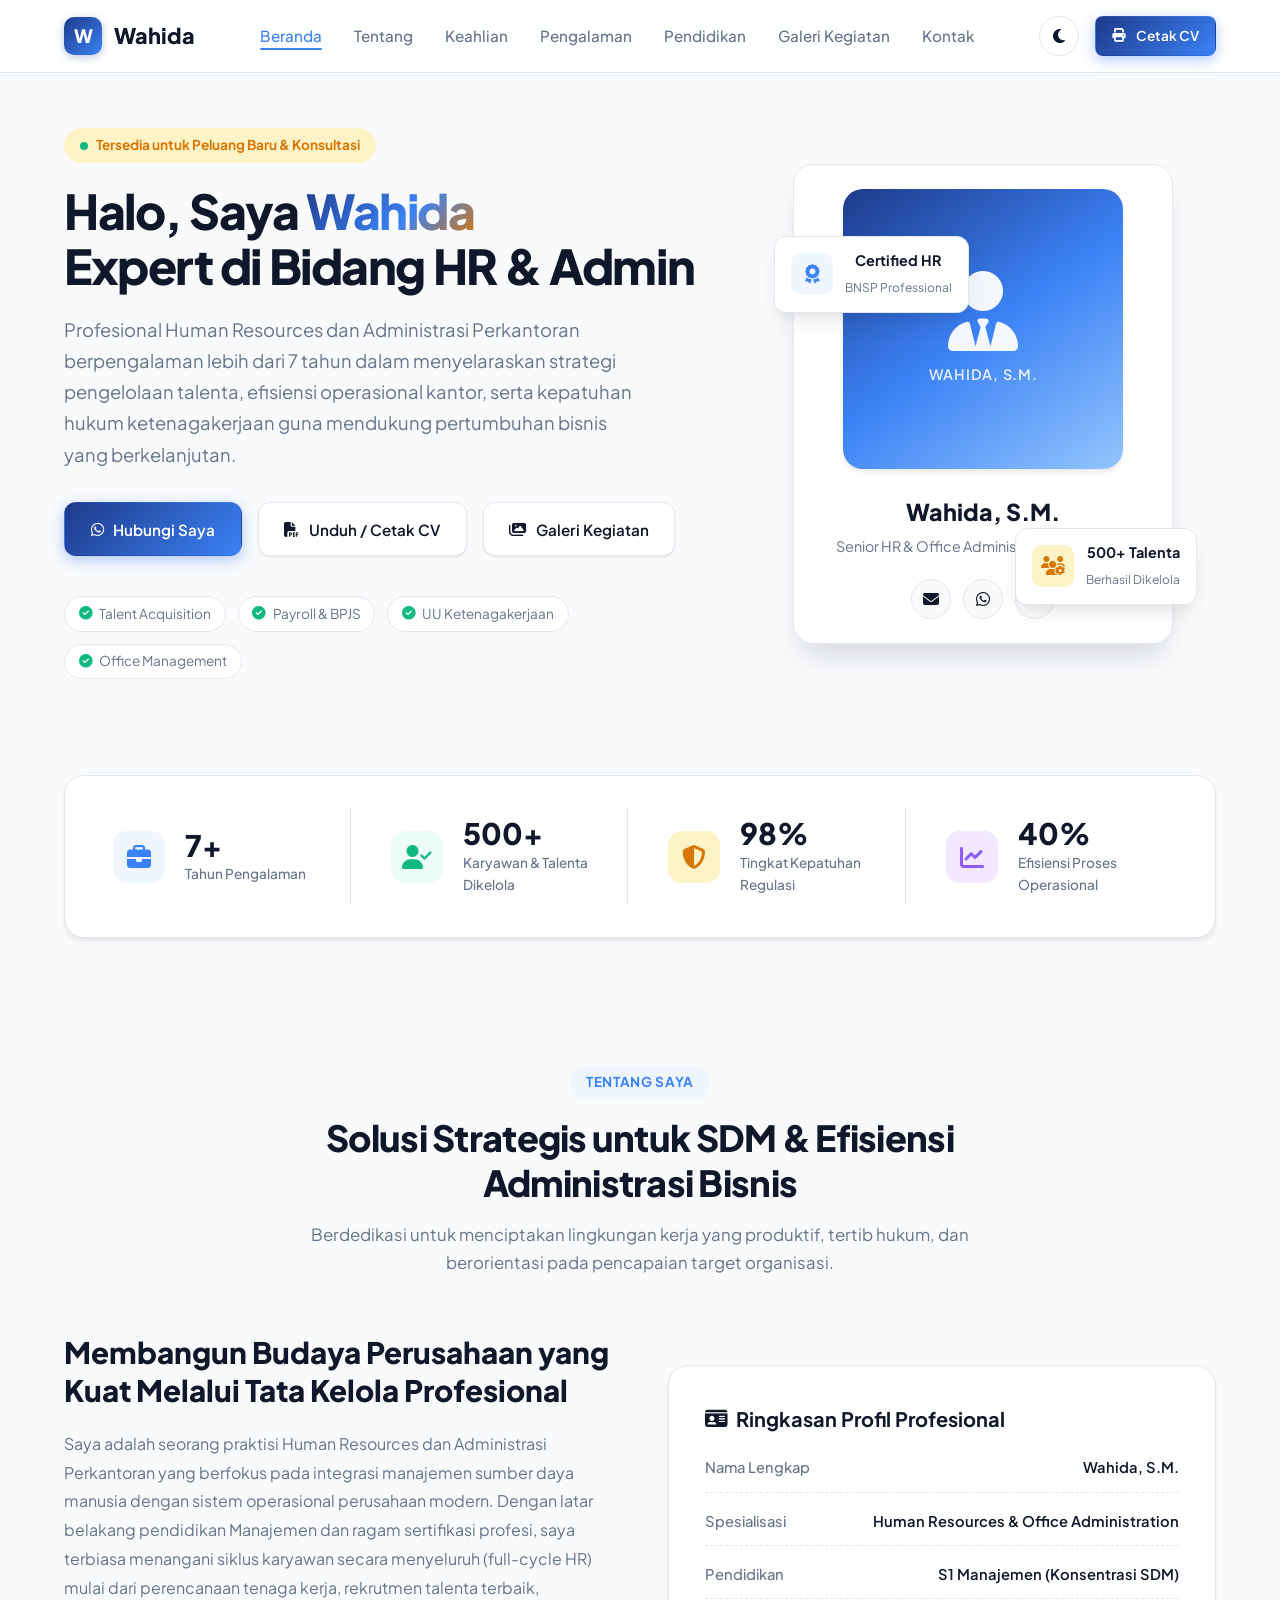
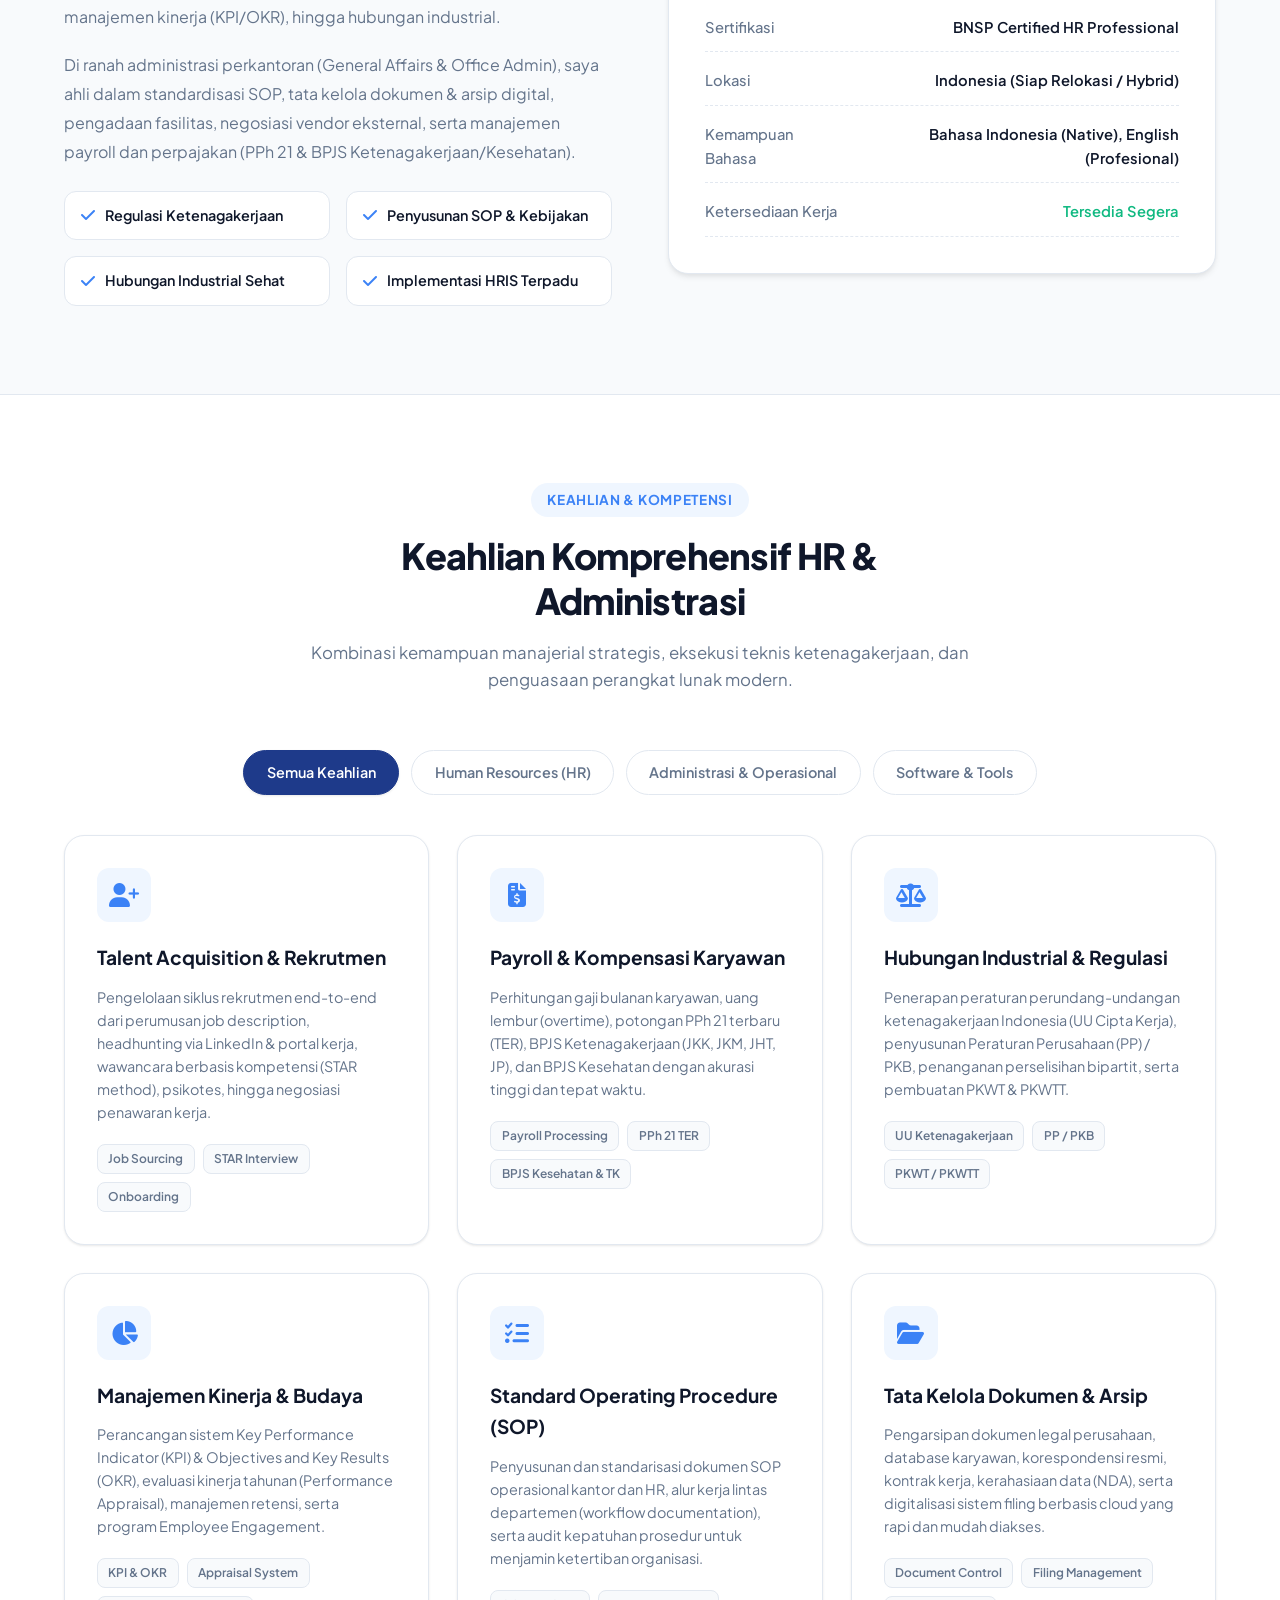
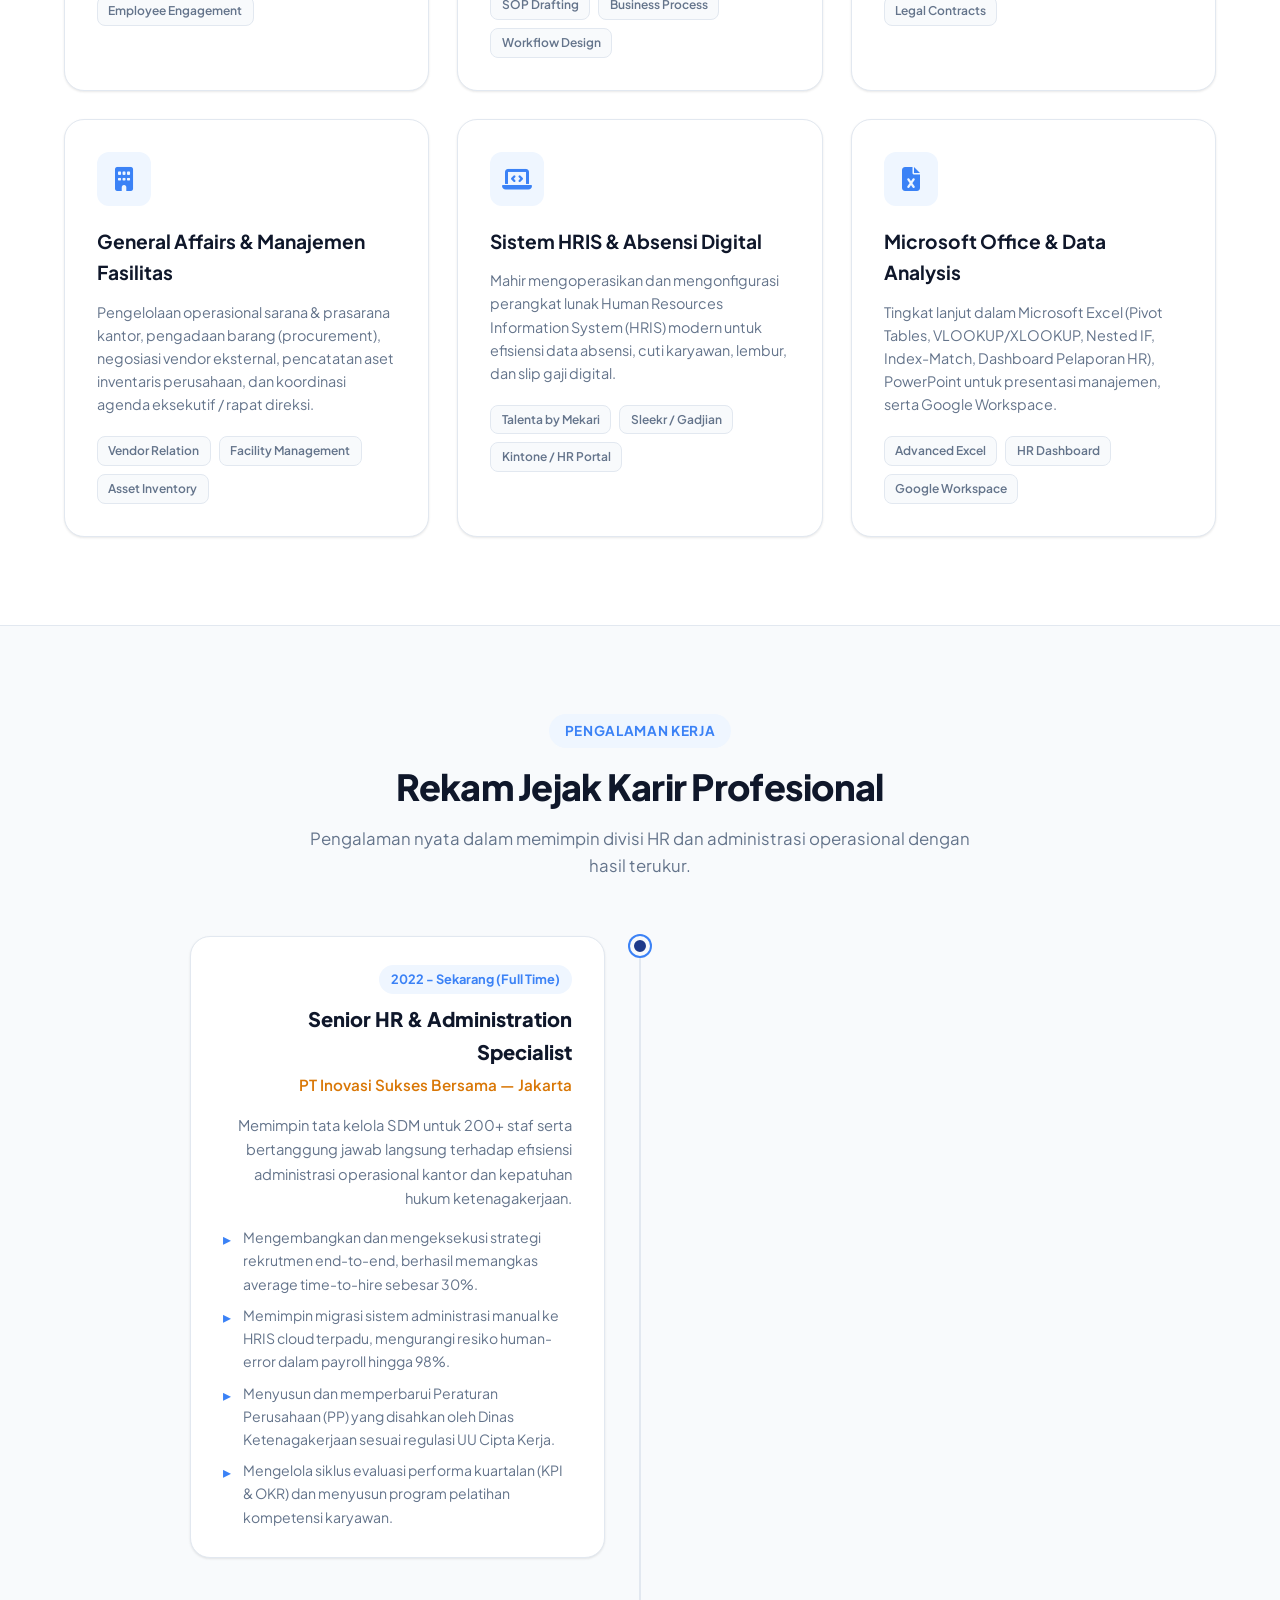
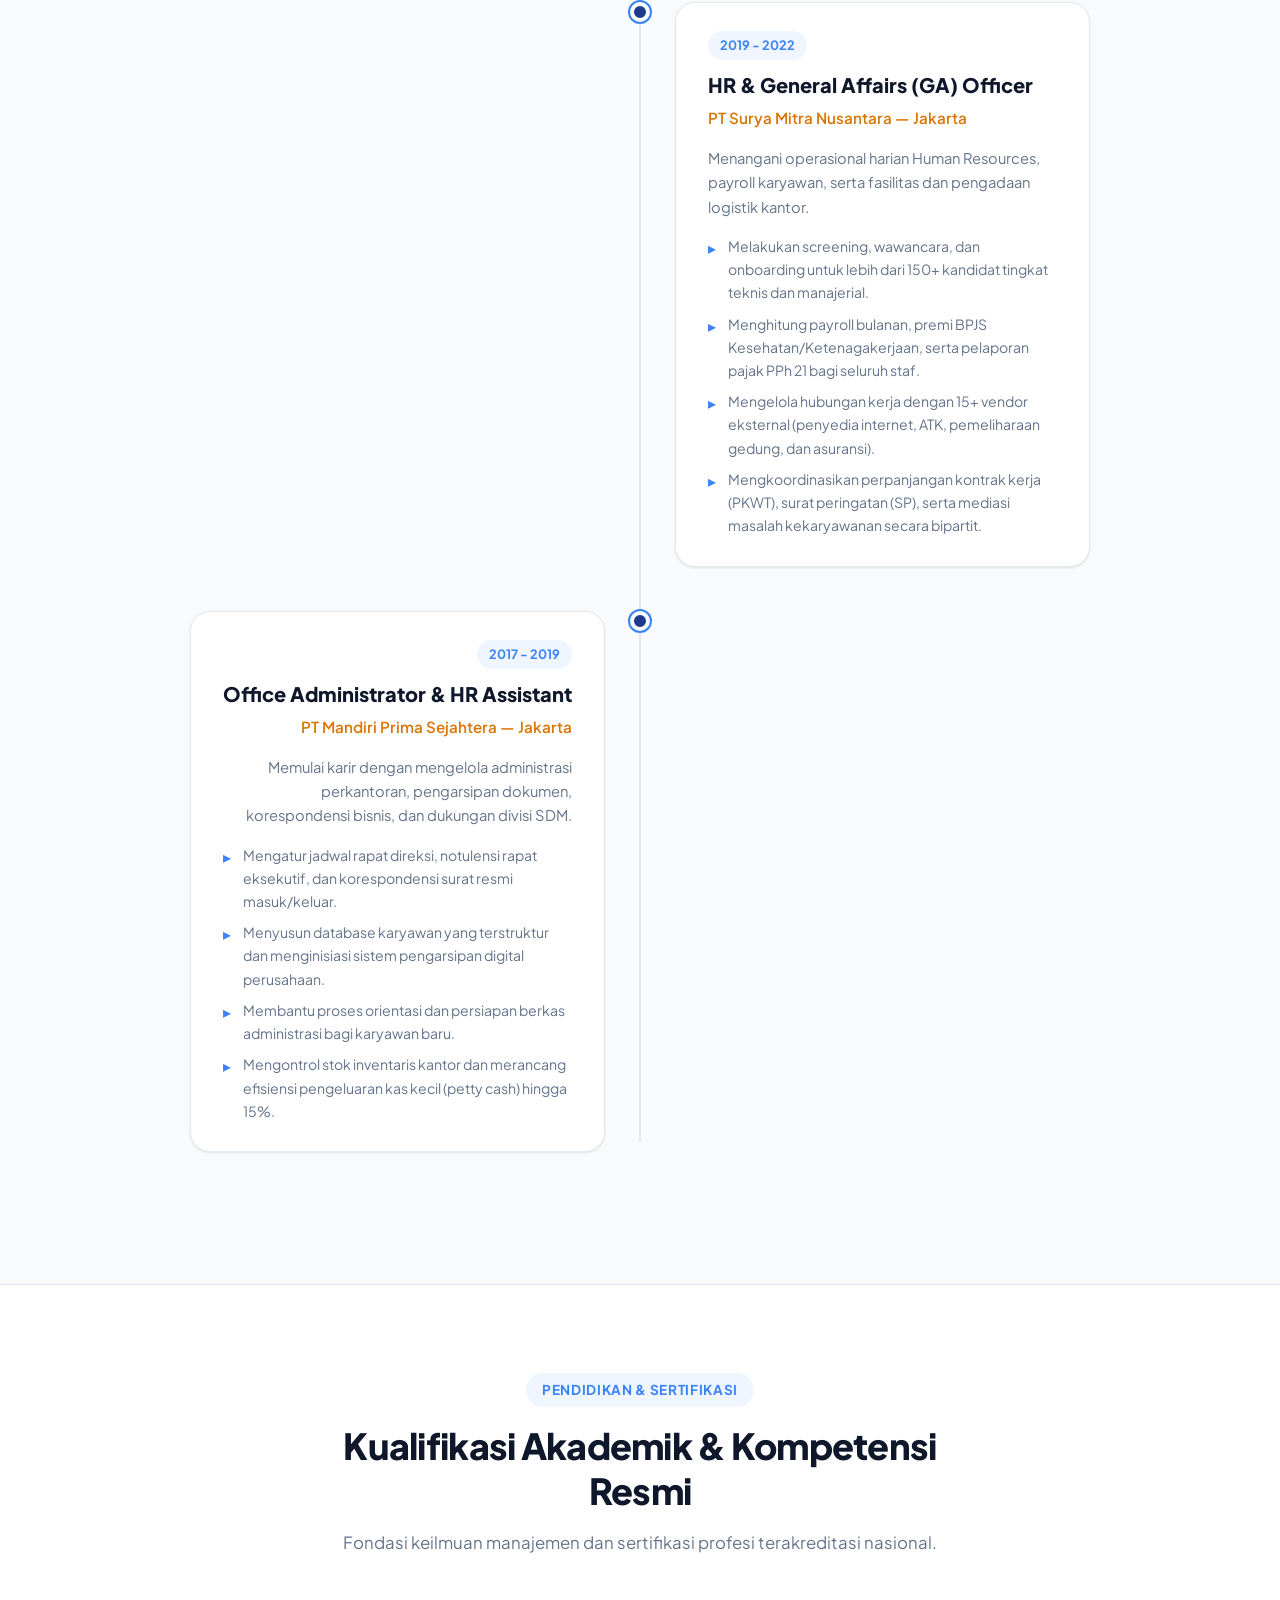
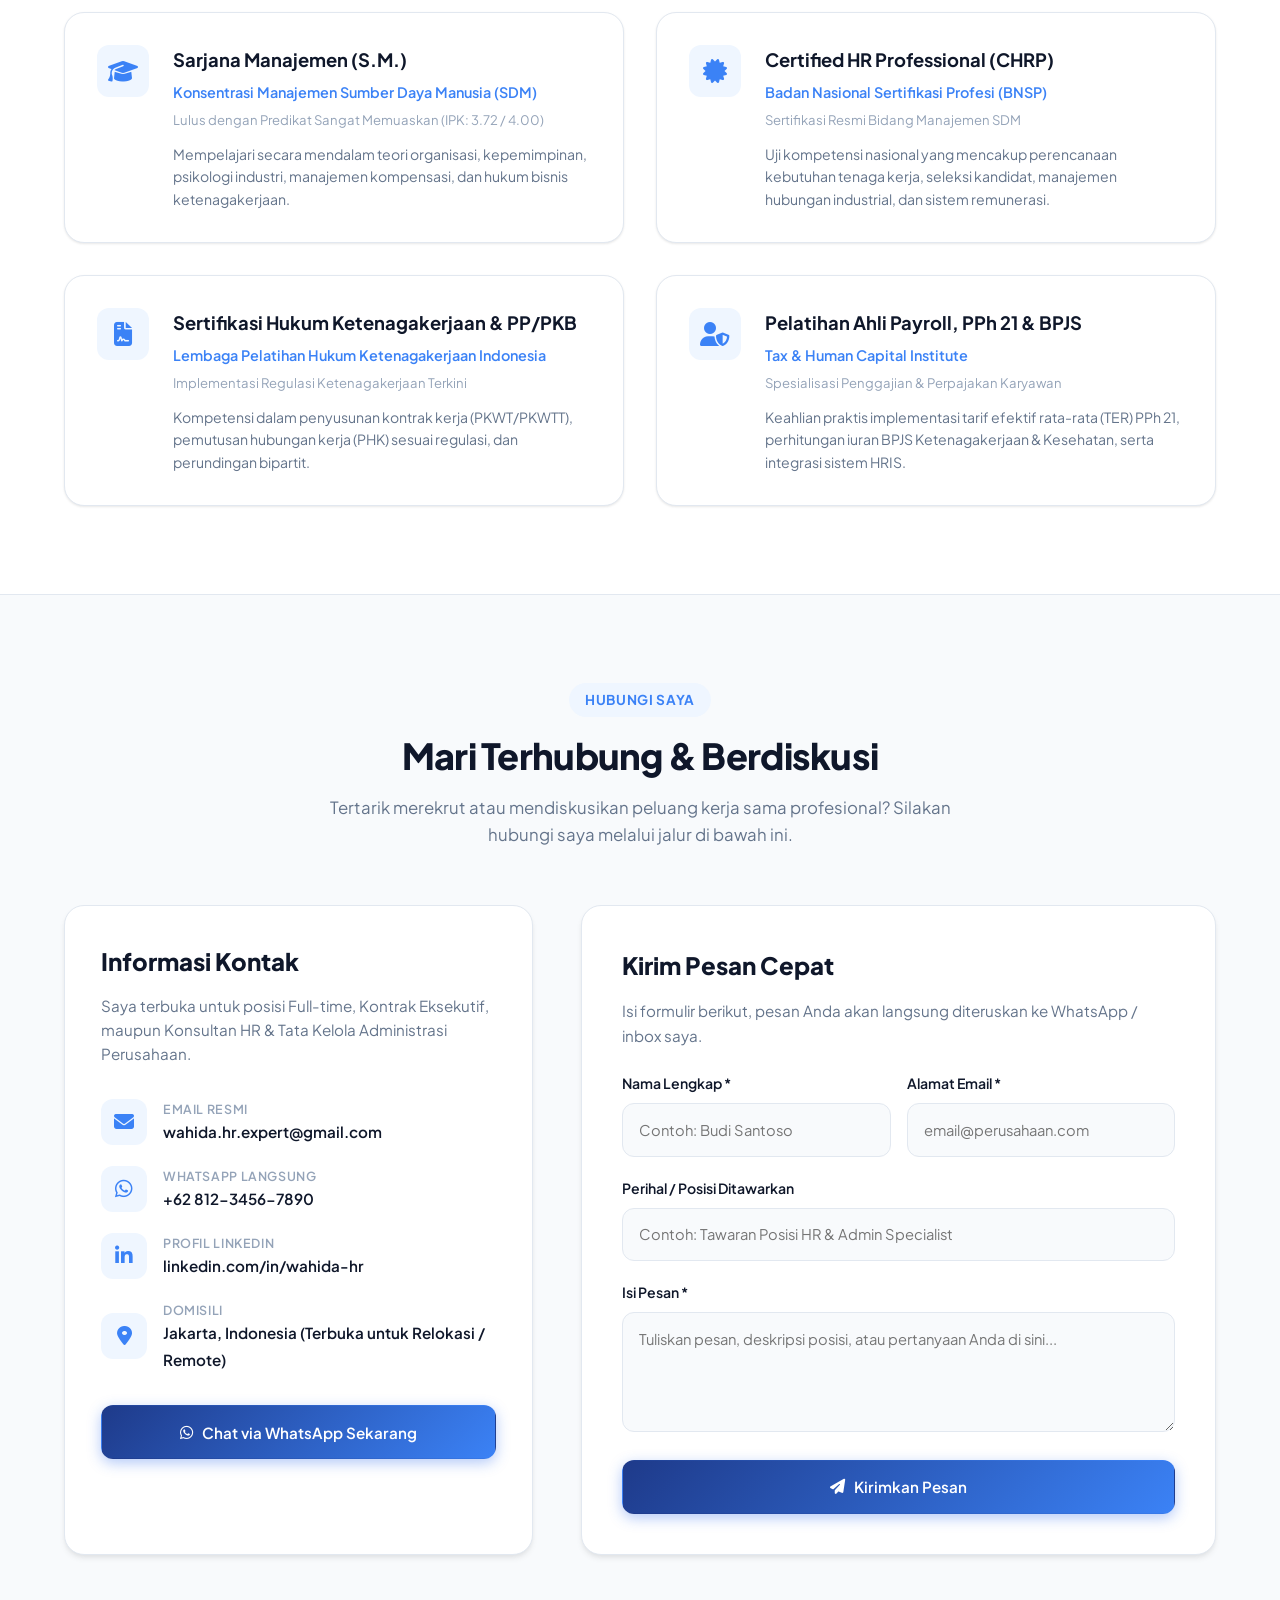
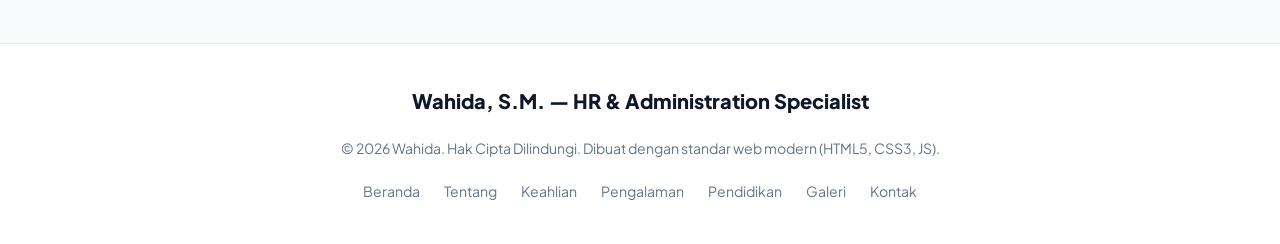
<file: index.html>
<!DOCTYPE html>
<html lang="id">
<head>
  <meta charset="UTF-8">
  <meta name="viewport" content="width=device-width, initial-scale=1.0">
  <title>Wahida | Expert HR & Office Administration Specialist</title>
  <meta name="description" content="Curriculum Vitae & Portofolio Profesional Wahida - Expert di Bidang Human Resources (HR) dan Office Administration.">
  <meta name="keywords" content="HR Specialist, HR Manager, Admin Specialist, Talent Acquisition, General Affair, Wahida CV">
  
  <!-- Google Fonts -->
  <link rel="preconnect" href="https://fonts.googleapis.com">
  <link rel="preconnect" href="https://fonts.gstatic.com" crossorigin>
  <link href="https://fonts.googleapis.com/css2?family=Plus+Jakarta+Sans:wght@300;400;500;600;700;800&display=swap" rel="stylesheet">
  
  <!-- Font Awesome Icons CDN -->
  <link rel="stylesheet" href="https://cdnjs.cloudflare.com/ajax/libs/font-awesome/6.4.0/css/all.min.css">
  
  <!-- Custom CSS -->
  <link rel="stylesheet" href="css/style.css">
</head>
<body>

  <!-- Navigation Bar -->
  <nav class="navbar" id="navbar">
    <div class="container nav-container">
      <a href="#home" class="nav-brand">
        <div class="brand-badge">W</div>
        <span>Wahida</span>
      </a>

      <ul class="nav-menu" id="navMenu">
        <li><a href="#home" class="nav-link active">Beranda</a></li>
        <li><a href="#about" class="nav-link">Tentang</a></li>
        <li><a href="#skills" class="nav-link">Keahlian</a></li>
        <li><a href="#experience" class="nav-link">Pengalaman</a></li>
        <li><a href="#education" class="nav-link">Pendidikan</a></li>
        <li><a href="gallery.html" class="nav-link">Galeri Kegiatan</a></li>
        <li><a href="#contact" class="nav-link">Kontak</a></li>
      </ul>

      <div class="nav-actions">
        <button class="theme-toggle" id="themeToggle" title="Ganti Tema (Dark/Light)">
          <i class="fas fa-moon" id="themeIcon"></i>
        </button>

        <button class="btn btn-primary btn-sm btn-print-cv" title="Cetak atau Simpan sebagai PDF">
          <i class="fas fa-print"></i>
          <span>Cetak CV</span>
        </button>

        <button class="hamburger" id="hamburger" aria-label="Toggle Navigation">
          <i class="fas fa-bars"></i>
        </button>
      </div>
    </div>
  </nav>

  <!-- Hero Section -->
  <section class="hero" id="home">
    <div class="container">
      <div class="hero-grid">
        <div class="hero-content">
          <div class="hero-pill">
            <span class="pulse-dot"></span>
            <span>Tersedia untuk Peluang Baru & Konsultasi</span>
          </div>

          <h1 class="hero-title">
            Halo, Saya <span class="highlight">Wahida</span><br>
            Expert di Bidang HR & Admin
          </h1>

          <p class="hero-description">
            Profesional Human Resources dan Administrasi Perkantoran berpengalaman lebih dari 7 tahun dalam menyelaraskan strategi pengelolaan talenta, efisiensi operasional kantor, serta kepatuhan hukum ketenagakerjaan guna mendukung pertumbuhan bisnis yang berkelanjutan.
          </p>

          <div class="hero-cta">
            <a href="#contact" class="btn btn-primary">
              <i class="fab fa-whatsapp"></i>
              <span>Hubungi Saya</span>
            </a>
            <button class="btn btn-secondary btn-print-cv">
              <i class="fas fa-file-pdf"></i>
              <span>Unduh / Cetak CV</span>
            </button>
            <a href="gallery.html" class="btn btn-secondary">
              <i class="fas fa-images"></i>
              <span>Galeri Kegiatan</span>
            </a>
          </div>

          <div class="hero-badges">
            <div class="badge-item">
              <i class="fas fa-check-circle"></i>
              <span>Talent Acquisition</span>
            </div>
            <div class="badge-item">
              <i class="fas fa-check-circle"></i>
              <span>Payroll & BPJS</span>
            </div>
            <div class="badge-item">
              <i class="fas fa-check-circle"></i>
              <span>UU Ketenagakerjaan</span>
            </div>
            <div class="badge-item">
              <i class="fas fa-check-circle"></i>
              <span>Office Management</span>
            </div>
          </div>
        </div>

        <div class="hero-visual">
          <div class="hero-avatar-card">
            <!-- Floating Badge 1 -->
            <div class="floating-card floating-card-1">
              <div class="icon-box">
                <i class="fas fa-award"></i>
              </div>
              <div class="card-text">
                <strong>Certified HR</strong>
                <span>BNSP Professional</span>
              </div>
            </div>

            <!-- Avatar Wrapper -->
            <div class="avatar-wrapper">
              <!-- Jika Wahida memiliki file foto, cukup ganti dengan tag <img src="foto-wahida.jpg" class="avatar-img" alt="Wahida"> -->
              <div class="avatar-placeholder">
                <i class="fas fa-user-tie"></i>
                <span>WAHIDA, S.M.</span>
              </div>
            </div>

            <!-- Floating Badge 2 -->
            <div class="floating-card floating-card-2">
              <div class="icon-box">
                <i class="fas fa-users-cog"></i>
              </div>
              <div class="card-text">
                <strong>500+ Talenta</strong>
                <span>Berhasil Dikelola</span>
              </div>
            </div>

            <div class="avatar-details">
              <h3>Wahida, S.M.</h3>
              <p>Senior HR & Office Administration Specialist</p>

              <div class="avatar-socials">
                <a href="#contact" class="social-btn" title="Kirim Email"><i class="fas fa-envelope"></i></a>
                <a href="https://wa.me/6281234567890" target="_blank" class="social-btn" title="WhatsApp"><i class="fab fa-whatsapp"></i></a>
                <a href="https://linkedin.com" target="_blank" class="social-btn" title="LinkedIn"><i class="fab fa-linkedin-in"></i></a>
              </div>
            </div>
          </div>
        </div>
      </div>
    </div>
  </section>

  <!-- Stats Counter Section -->
  <section class="stats-section">
    <div class="container">
      <div class="stats-grid">
        <div class="stat-item">
          <div class="stat-icon">
            <i class="fas fa-briefcase"></i>
          </div>
          <div class="stat-info">
            <div class="stat-number counter-val" data-target="7" data-suffix="+">0+</div>
            <div class="stat-label">Tahun Pengalaman</div>
          </div>
        </div>

        <div class="stat-item">
          <div class="stat-icon">
            <i class="fas fa-user-check"></i>
          </div>
          <div class="stat-info">
            <div class="stat-number counter-val" data-target="500" data-suffix="+">0+</div>
            <div class="stat-label">Karyawan & Talenta Dikelola</div>
          </div>
        </div>

        <div class="stat-item">
          <div class="stat-icon">
            <i class="fas fa-shield-alt"></i>
          </div>
          <div class="stat-info">
            <div class="stat-number counter-val" data-target="98" data-suffix="%">0%</div>
            <div class="stat-label">Tingkat Kepatuhan Regulasi</div>
          </div>
        </div>

        <div class="stat-item">
          <div class="stat-icon">
            <i class="fas fa-chart-line"></i>
          </div>
          <div class="stat-info">
            <div class="stat-number counter-val" data-target="40" data-suffix="%">0%</div>
            <div class="stat-label">Efisiensi Proses Operasional</div>
          </div>
        </div>
      </div>
    </div>
  </section>

  <!-- About Section -->
  <section class="section" id="about">
    <div class="container">
      <div class="section-header">
        <span class="section-tag">Tentang Saya</span>
        <h2 class="section-title">Solusi Strategis untuk SDM & Efisiensi Administrasi Bisnis</h2>
        <p class="section-subtitle">
          Berdedikasi untuk menciptakan lingkungan kerja yang produktif, tertib hukum, dan berorientasi pada pencapaian target organisasi.
        </p>
      </div>

      <div class="about-grid">
        <div class="about-text">
          <h3>Membangun Budaya Perusahaan yang Kuat Melalui Tata Kelola Profesional</h3>
          <p>
            Saya adalah seorang praktisi Human Resources dan Administrasi Perkantoran yang berfokus pada integrasi manajemen sumber daya manusia dengan sistem operasional perusahaan modern. Dengan latar belakang pendidikan Manajemen dan ragam sertifikasi profesi, saya terbiasa menangani siklus karyawan secara menyeluruh (full-cycle HR) mulai dari perencanaan tenaga kerja, rekrutmen talenta terbaik, manajemen kinerja (KPI/OKR), hingga hubungan industrial.
          </p>
          <p>
            Di ranah administrasi perkantoran (General Affairs & Office Admin), saya ahli dalam standardisasi SOP, tata kelola dokumen & arsip digital, pengadaan fasilitas, negosiasi vendor eksternal, serta manajemen payroll dan perpajakan (PPh 21 & BPJS Ketenagakerjaan/Kesehatan).
          </p>

          <div class="about-features">
            <div class="feature-pill">
              <i class="fas fa-check"></i>
              <span>Regulasi Ketenagakerjaan</span>
            </div>
            <div class="feature-pill">
              <i class="fas fa-check"></i>
              <span>Penyusunan SOP & Kebijakan</span>
            </div>
            <div class="feature-pill">
              <i class="fas fa-check"></i>
              <span>Hubungan Industrial Sehat</span>
            </div>
            <div class="feature-pill">
              <i class="fas fa-check"></i>
              <span>Implementasi HRIS Terpadu</span>
            </div>
          </div>
        </div>

        <div class="about-card-box">
          <h4><i class="fas fa-id-card text-primary"></i> Ringkasan Profil Profesional</h4>
          <div class="info-list">
            <div class="info-item">
              <span class="info-label">Nama Lengkap</span>
              <span class="info-val">Wahida, S.M.</span>
            </div>
            <div class="info-item">
              <span class="info-label">Spesialisasi</span>
              <span class="info-val">Human Resources & Office Administration</span>
            </div>
            <div class="info-item">
              <span class="info-label">Pendidikan</span>
              <span class="info-val">S1 Manajemen (Konsentrasi SDM)</span>
            </div>
            <div class="info-item">
              <span class="info-label">Sertifikasi</span>
              <span class="info-val">BNSP Certified HR Professional</span>
            </div>
            <div class="info-item">
              <span class="info-label">Lokasi</span>
              <span class="info-val">Indonesia (Siap Relokasi / Hybrid)</span>
            </div>
            <div class="info-item">
              <span class="info-label">Kemampuan Bahasa</span>
              <span class="info-val">Bahasa Indonesia (Native), English (Profesional)</span>
            </div>
            <div class="info-item">
              <span class="info-label">Ketersediaan Kerja</span>
              <span class="info-val" style="color: #10b981;">Tersedia Segera</span>
            </div>
          </div>
        </div>
      </div>
    </div>
  </section>

  <!-- Skills & Competencies Section -->
  <section class="section section-alt" id="skills">
    <div class="container">
      <div class="section-header">
        <span class="section-tag">Keahlian & Kompetensi</span>
        <h2 class="section-title">Keahlian Komprehensif HR & Administrasi</h2>
        <p class="section-subtitle">
          Kombinasi kemampuan manajerial strategis, eksekusi teknis ketenagakerjaan, dan penguasaan perangkat lunak modern.
        </p>
      </div>

      <!-- Category Filter Tabs -->
      <div class="skills-tabs">
        <button class="tab-btn active" data-filter="all">Semua Keahlian</button>
        <button class="tab-btn" data-filter="hr">Human Resources (HR)</button>
        <button class="tab-btn" data-filter="admin">Administrasi & Operasional</button>
        <button class="tab-btn" data-filter="tools">Software & Tools</button>
      </div>

      <!-- Skills Grid -->
      <div class="skills-grid" id="skillsContainer">
        <!-- Skill 1 -->
        <div class="skill-card" data-category="hr">
          <div class="skill-icon-header">
            <i class="fas fa-user-plus"></i>
          </div>
          <h4>Talent Acquisition & Rekrutmen</h4>
          <p>
            Pengelolaan siklus rekrutmen end-to-end dari perumusan job description, headhunting via LinkedIn & portal kerja, wawancara berbasis kompetensi (STAR method), psikotes, hingga negosiasi penawaran kerja.
          </p>
          <div class="skill-tags">
            <span class="skill-tag">Job Sourcing</span>
            <span class="skill-tag">STAR Interview</span>
            <span class="skill-tag">Onboarding</span>
          </div>
        </div>

        <!-- Skill 2 -->
        <div class="skill-card" data-category="hr">
          <div class="skill-icon-header">
            <i class="fas fa-file-invoice-dollar"></i>
          </div>
          <h4>Payroll & Kompensasi Karyawan</h4>
          <p>
            Perhitungan gaji bulanan karyawan, uang lembur (overtime), potongan PPh 21 terbaru (TER), BPJS Ketenagakerjaan (JKK, JKM, JHT, JP), dan BPJS Kesehatan dengan akurasi tinggi dan tepat waktu.
          </p>
          <div class="skill-tags">
            <span class="skill-tag">Payroll Processing</span>
            <span class="skill-tag">PPh 21 TER</span>
            <span class="skill-tag">BPJS Kesehatan & TK</span>
          </div>
        </div>

        <!-- Skill 3 -->
        <div class="skill-card" data-category="hr">
          <div class="skill-icon-header">
            <i class="fas fa-balance-scale"></i>
          </div>
          <h4>Hubungan Industrial & Regulasi</h4>
          <p>
            Penerapan peraturan perundang-undangan ketenagakerjaan Indonesia (UU Cipta Kerja), penyusunan Peraturan Perusahaan (PP) / PKB, penanganan perselisihan bipartit, serta pembuatan PKWT & PKWTT.
          </p>
          <div class="skill-tags">
            <span class="skill-tag">UU Ketenagakerjaan</span>
            <span class="skill-tag">PP / PKB</span>
            <span class="skill-tag">PKWT / PKWTT</span>
          </div>
        </div>

        <!-- Skill 4 -->
        <div class="skill-card" data-category="hr">
          <div class="skill-icon-header">
            <i class="fas fa-chart-pie"></i>
          </div>
          <h4>Manajemen Kinerja & Budaya</h4>
          <p>
            Perancangan sistem Key Performance Indicator (KPI) & Objectives and Key Results (OKR), evaluasi kinerja tahunan (Performance Appraisal), manajemen retensi, serta program Employee Engagement.
          </p>
          <div class="skill-tags">
            <span class="skill-tag">KPI & OKR</span>
            <span class="skill-tag">Appraisal System</span>
            <span class="skill-tag">Employee Engagement</span>
          </div>
        </div>

        <!-- Skill 5 -->
        <div class="skill-card" data-category="admin">
          <div class="skill-icon-header">
            <i class="fas fa-tasks"></i>
          </div>
          <h4>Standard Operating Procedure (SOP)</h4>
          <p>
            Penyusunan dan standarisasi dokumen SOP operasional kantor dan HR, alur kerja lintas departemen (workflow documentation), serta audit kepatuhan prosedur untuk menjamin ketertiban organisasi.
          </p>
          <div class="skill-tags">
            <span class="skill-tag">SOP Drafting</span>
            <span class="skill-tag">Business Process</span>
            <span class="skill-tag">Workflow Design</span>
          </div>
        </div>

        <!-- Skill 6 -->
        <div class="skill-card" data-category="admin">
          <div class="skill-icon-header">
            <i class="fas fa-folder-open"></i>
          </div>
          <h4>Tata Kelola Dokumen & Arsip</h4>
          <p>
            Pengarsipan dokumen legal perusahaan, database karyawan, korespondensi resmi, kontrak kerja, kerahasiaan data (NDA), serta digitalisasi sistem filing berbasis cloud yang rapi dan mudah diakses.
          </p>
          <div class="skill-tags">
            <span class="skill-tag">Document Control</span>
            <span class="skill-tag">Filing Management</span>
            <span class="skill-tag">Legal Contracts</span>
          </div>
        </div>

        <!-- Skill 7 -->
        <div class="skill-card" data-category="admin">
          <div class="skill-icon-header">
            <i class="fas fa-building"></i>
          </div>
          <h4>General Affairs & Manajemen Fasilitas</h4>
          <p>
            Pengelolaan operasional sarana & prasarana kantor, pengadaan barang (procurement), negosiasi vendor eksternal, pencatatan aset inventaris perusahaan, dan koordinasi agenda eksekutif / rapat direksi.
          </p>
          <div class="skill-tags">
            <span class="skill-tag">Vendor Relation</span>
            <span class="skill-tag">Facility Management</span>
            <span class="skill-tag">Asset Inventory</span>
          </div>
        </div>

        <!-- Skill 8 -->
        <div class="skill-card" data-category="tools">
          <div class="skill-icon-header">
            <i class="fas fa-laptop-code"></i>
          </div>
          <h4>Sistem HRIS & Absensi Digital</h4>
          <p>
            Mahir mengoperasikan dan mengonfigurasi perangkat lunak Human Resources Information System (HRIS) modern untuk efisiensi data absensi, cuti karyawan, lembur, dan slip gaji digital.
          </p>
          <div class="skill-tags">
            <span class="skill-tag">Talenta by Mekari</span>
            <span class="skill-tag">Sleekr / Gadjian</span>
            <span class="skill-tag">Kintone / HR Portal</span>
          </div>
        </div>

        <!-- Skill 9 -->
        <div class="skill-card" data-category="tools">
          <div class="skill-icon-header">
            <i class="fas fa-file-excel"></i>
          </div>
          <h4>Microsoft Office & Data Analysis</h4>
          <p>
            Tingkat lanjut dalam Microsoft Excel (Pivot Tables, VLOOKUP/XLOOKUP, Nested IF, Index-Match, Dashboard Pelaporan HR), PowerPoint untuk presentasi manajemen, serta Google Workspace.
          </p>
          <div class="skill-tags">
            <span class="skill-tag">Advanced Excel</span>
            <span class="skill-tag">HR Dashboard</span>
            <span class="skill-tag">Google Workspace</span>
          </div>
        </div>
      </div>
    </div>
  </section>

  <!-- Experience Timeline Section -->
  <section class="section" id="experience">
    <div class="container">
      <div class="section-header">
        <span class="section-tag">Pengalaman Kerja</span>
        <h2 class="section-title">Rekam Jejak Karir Profesional</h2>
        <p class="section-subtitle">
          Pengalaman nyata dalam memimpin divisi HR dan administrasi operasional dengan hasil terukur.
        </p>
      </div>

      <div class="timeline">
        <!-- Item 1 -->
        <div class="timeline-item">
          <div class="timeline-dot"></div>
          <div class="timeline-content">
            <span class="timeline-badge">2022 - Sekarang (Full Time)</span>
            <h3 class="timeline-role">Senior HR & Administration Specialist</h3>
            <div class="timeline-company">PT Inovasi Sukses Bersama — Jakarta</div>
            <p class="timeline-desc">
              Memimpin tata kelola SDM untuk 200+ staf serta bertanggung jawab langsung terhadap efisiensi administrasi operasional kantor dan kepatuhan hukum ketenagakerjaan.
            </p>
            <ul class="timeline-duties">
              <li>Mengembangkan dan mengeksekusi strategi rekrutmen end-to-end, berhasil memangkas average time-to-hire sebesar 30%.</li>
              <li>Memimpin migrasi sistem administrasi manual ke HRIS cloud terpadu, mengurangi resiko human-error dalam payroll hingga 98%.</li>
              <li>Menyusun dan memperbarui Peraturan Perusahaan (PP) yang disahkan oleh Dinas Ketenagakerjaan sesuai regulasi UU Cipta Kerja.</li>
              <li>Mengelola siklus evaluasi performa kuartalan (KPI & OKR) dan menyusun program pelatihan kompetensi karyawan.</li>
            </ul>
          </div>
        </div>

        <!-- Item 2 -->
        <div class="timeline-item">
          <div class="timeline-dot"></div>
          <div class="timeline-content">
            <span class="timeline-badge">2019 - 2022</span>
            <h3 class="timeline-role">HR & General Affairs (GA) Officer</h3>
            <div class="timeline-company">PT Surya Mitra Nusantara — Jakarta</div>
            <p class="timeline-desc">
              Menangani operasional harian Human Resources, payroll karyawan, serta fasilitas dan pengadaan logistik kantor.
            </p>
            <ul class="timeline-duties">
              <li>Melakukan screening, wawancara, dan onboarding untuk lebih dari 150+ kandidat tingkat teknis dan manajerial.</li>
              <li>Menghitung payroll bulanan, premi BPJS Kesehatan/Ketenagakerjaan, serta pelaporan pajak PPh 21 bagi seluruh staf.</li>
              <li>Mengelola hubungan kerja dengan 15+ vendor eksternal (penyedia internet, ATK, pemeliharaan gedung, dan asuransi).</li>
              <li>Mengkoordinasikan perpanjangan kontrak kerja (PKWT), surat peringatan (SP), serta mediasi masalah kekaryawanan secara bipartit.</li>
            </ul>
          </div>
        </div>

        <!-- Item 3 -->
        <div class="timeline-item">
          <div class="timeline-dot"></div>
          <div class="timeline-content">
            <span class="timeline-badge">2017 - 2019</span>
            <h3 class="timeline-role">Office Administrator & HR Assistant</h3>
            <div class="timeline-company">PT Mandiri Prima Sejahtera — Jakarta</div>
            <p class="timeline-desc">
              Memulai karir dengan mengelola administrasi perkantoran, pengarsipan dokumen, korespondensi bisnis, dan dukungan divisi SDM.
            </p>
            <ul class="timeline-duties">
              <li>Mengatur jadwal rapat direksi, notulensi rapat eksekutif, dan korespondensi surat resmi masuk/keluar.</li>
              <li>Menyusun database karyawan yang terstruktur dan menginisiasi sistem pengarsipan digital perusahaan.</li>
              <li>Membantu proses orientasi dan persiapan berkas administrasi bagi karyawan baru.</li>
              <li>Mengontrol stok inventaris kantor dan merancang efisiensi pengeluaran kas kecil (petty cash) hingga 15%.</li>
            </ul>
          </div>
        </div>
      </div>
    </div>
  </section>

  <!-- Education & Certifications Section -->
  <section class="section section-alt" id="education">
    <div class="container">
      <div class="section-header">
        <span class="section-tag">Pendidikan & Sertifikasi</span>
        <h2 class="section-title">Kualifikasi Akademik & Kompetensi Resmi</h2>
        <p class="section-subtitle">
          Fondasi keilmuan manajemen dan sertifikasi profesi terakreditasi nasional.
        </p>
      </div>

      <div class="edu-grid">
        <!-- Education 1 -->
        <div class="edu-card">
          <div class="edu-icon">
            <i class="fas fa-graduation-cap"></i>
          </div>
          <div class="edu-info">
            <h4>Sarjana Manajemen (S.M.)</h4>
            <div class="edu-institution">Konsentrasi Manajemen Sumber Daya Manusia (SDM)</div>
            <div class="edu-meta">Lulus dengan Predikat Sangat Memuaskan (IPK: 3.72 / 4.00)</div>
            <p>
              Mempelajari secara mendalam teori organisasi, kepemimpinan, psikologi industri, manajemen kompensasi, dan hukum bisnis ketenagakerjaan.
            </p>
          </div>
        </div>

        <!-- Certification 1 -->
        <div class="edu-card">
          <div class="edu-icon">
            <i class="fas fa-certificate"></i>
          </div>
          <div class="edu-info">
            <h4>Certified HR Professional (CHRP)</h4>
            <div class="edu-institution">Badan Nasional Sertifikasi Profesi (BNSP)</div>
            <div class="edu-meta">Sertifikasi Resmi Bidang Manajemen SDM</div>
            <p>
              Uji kompetensi nasional yang mencakup perencanaan kebutuhan tenaga kerja, seleksi kandidat, manajemen hubungan industrial, dan sistem remunerasi.
            </p>
          </div>
        </div>

        <!-- Certification 2 -->
        <div class="edu-card">
          <div class="edu-icon">
            <i class="fas fa-file-contract"></i>
          </div>
          <div class="edu-info">
            <h4>Sertifikasi Hukum Ketenagakerjaan & PP/PKB</h4>
            <div class="edu-institution">Lembaga Pelatihan Hukum Ketenagakerjaan Indonesia</div>
            <div class="edu-meta">Implementasi Regulasi Ketenagakerjaan Terkini</div>
            <p>
              Kompetensi dalam penyusunan kontrak kerja (PKWT/PKWTT), pemutusan hubungan kerja (PHK) sesuai regulasi, dan perundingan bipartit.
            </p>
          </div>
        </div>

        <!-- Certification 3 -->
        <div class="edu-card">
          <div class="edu-icon">
            <i class="fas fa-user-shield"></i>
          </div>
          <div class="edu-info">
            <h4>Pelatihan Ahli Payroll, PPh 21 & BPJS</h4>
            <div class="edu-institution">Tax & Human Capital Institute</div>
            <div class="edu-meta">Spesialisasi Penggajian & Perpajakan Karyawan</div>
            <p>
              Keahlian praktis implementasi tarif efektif rata-rata (TER) PPh 21, perhitungan iuran BPJS Ketenagakerjaan & Kesehatan, serta integrasi sistem HRIS.
            </p>
          </div>
        </div>
      </div>
    </div>
  </section>

  <!-- Contact Section -->
  <section class="section" id="contact">
    <div class="container">
      <div class="section-header">
        <span class="section-tag">Hubungi Saya</span>
        <h2 class="section-title">Mari Terhubung & Berdiskusi</h2>
        <p class="section-subtitle">
          Tertarik merekrut atau mendiskusikan peluang kerja sama profesional? Silakan hubungi saya melalui jalur di bawah ini.
        </p>
      </div>

      <div class="contact-grid">
        <!-- Contact Info Card -->
        <div class="contact-info-card">
          <h3>Informasi Kontak</h3>
          <p>
            Saya terbuka untuk posisi Full-time, Kontrak Eksekutif, maupun Konsultan HR & Tata Kelola Administrasi Perusahaan.
          </p>

          <div class="contact-methods">
            <div class="contact-method-item">
              <div class="method-icon">
                <i class="fas fa-envelope"></i>
              </div>
              <div class="method-details">
                <span>Email Resmi</span>
                <a href="mailto:wahida.hr.expert@gmail.com">wahida.hr.expert@gmail.com</a>
              </div>
            </div>

            <div class="contact-method-item">
              <div class="method-icon">
                <i class="fab fa-whatsapp"></i>
              </div>
              <div class="method-details">
                <span>WhatsApp Langsung</span>
                <a href="https://wa.me/6281234567890" target="_blank">+62 812-3456-7890</a>
              </div>
            </div>

            <div class="contact-method-item">
              <div class="method-icon">
                <i class="fab fa-linkedin-in"></i>
              </div>
              <div class="method-details">
                <span>Profil LinkedIn</span>
                <a href="https://linkedin.com" target="_blank">linkedin.com/in/wahida-hr</a>
              </div>
            </div>

            <div class="contact-method-item">
              <div class="method-icon">
                <i class="fas fa-map-marker-alt"></i>
              </div>
              <div class="method-details">
                <span>Domisili</span>
                <strong>Jakarta, Indonesia (Terbuka untuk Relokasi / Remote)</strong>
              </div>
            </div>
          </div>

          <a href="https://wa.me/6281234567890?text=Halo%20Ibu%20Wahida,%20saya%20tertarik%20untuk%20berdiskusi%20mengenai%20peluang%20kerja%20HR%20dan%20Admin." target="_blank" class="btn btn-primary" style="width: 100%;">
            <i class="fab fa-whatsapp"></i>
            <span>Chat via WhatsApp Sekarang</span>
          </a>
        </div>

        <!-- Contact Form -->
        <div class="contact-form-card">
          <h3 style="font-size: 1.5rem; font-weight: 800; margin-bottom: 0.75rem; color: var(--text-main);">Kirim Pesan Cepat</h3>
          <p style="color: var(--text-muted); font-size: 0.95rem; margin-bottom: 1.5rem;">
            Isi formulir berikut, pesan Anda akan langsung diteruskan ke WhatsApp / inbox saya.
          </p>

          <form id="contactForm">
            <div class="form-row">
              <div class="form-group">
                <label class="form-label" for="formName">Nama Lengkap *</label>
                <input type="text" id="formName" class="form-control" placeholder="Contoh: Budi Santoso" required>
              </div>
              <div class="form-group">
                <label class="form-label" for="formEmail">Alamat Email *</label>
                <input type="email" id="formEmail" class="form-control" placeholder="email@perusahaan.com" required>
              </div>
            </div>

            <div class="form-group">
              <label class="form-label" for="formSubject">Perihal / Posisi Ditawarkan</label>
              <input type="text" id="formSubject" class="form-control" placeholder="Contoh: Tawaran Posisi HR & Admin Specialist">
            </div>

            <div class="form-group">
              <label class="form-label" for="formMessage">Isi Pesan *</label>
              <textarea id="formMessage" class="form-control" placeholder="Tuliskan pesan, deskripsi posisi, atau pertanyaan Anda di sini..." required></textarea>
            </div>

            <button type="submit" class="btn btn-primary" style="width: 100%;">
              <i class="fas fa-paper-plane"></i>
              <span>Kirimkan Pesan</span>
            </button>
          </form>
        </div>
      </div>
    </div>
  </section>

  <!-- Footer -->
  <footer class="footer">
    <div class="container footer-content">
      <div class="footer-logo">
        <span class="highlight">Wahida, S.M.</span> — HR & Administration Specialist
      </div>
      <p class="footer-copy">
        &copy; 2026 Wahida. Hak Cipta Dilindungi. Dibuat dengan standar web modern (HTML5, CSS3, JS).
      </p>
      <div class="footer-links">
        <a href="#home">Beranda</a>
        <a href="#about">Tentang</a>
        <a href="#skills">Keahlian</a>
        <a href="#experience">Pengalaman</a>
        <a href="#education">Pendidikan</a>
        <a href="gallery.html">Galeri</a>
        <a href="#contact">Kontak</a>
      </div>
    </div>
  </footer>

  <!-- Toast Notification Modal -->
  <div class="toast" id="toast">
    <i class="fas fa-check-circle"></i>
    <span id="toastMessage">Pesan berhasil dikirim!</span>
  </div>

  <!-- Custom Script -->
  <script src="js/script.js"></script>
</body>
</html>
</file>
<file: css/style.css>
:root {
  /* Color Palette - Executive Modern Navy & Warm Gold */
  --primary: #1e3a8a;          /* Royal Navy */
  --primary-dark: #0f172a;     /* Deep Slate */
  --primary-light: #3b82f6;    /* Vibrant Blue */
  --primary-soft: #eff6ff;     /* Soft Blue Tint */
  --accent: #d97706;           /* Amber / Gold */
  --accent-light: #fef3c7;     /* Soft Gold */
  
  --bg-main: #f8fafc;          /* Ultra light slate */
  --bg-card: #ffffff;
  --bg-card-hover: #f1f5f9;
  --border-color: #e2e8f0;
  
  --text-main: #0f172a;        /* Deep slate text */
  --text-muted: #64748b;       /* Slate muted text */
  --text-light: #94a3b8;
  
  --shadow-sm: 0 1px 3px rgba(0, 0, 0, 0.06), 0 1px 2px rgba(0, 0, 0, 0.04);
  --shadow-md: 0 4px 6px -1px rgba(0, 0, 0, 0.08), 0 2px 4px -1px rgba(0, 0, 0, 0.04);
  --shadow-lg: 0 10px 25px -5px rgba(0, 0, 0, 0.1), 0 8px 10px -6px rgba(0, 0, 0, 0.04);
  --shadow-xl: 0 20px 30px -10px rgba(15, 23, 42, 0.15);
  
  --radius-sm: 8px;
  --radius-md: 12px;
  --radius-lg: 20px;
  --radius-full: 9999px;
  
  --transition: all 0.3s cubic-bezier(0.4, 0, 0.2, 1);
  --font-family: 'Plus Jakarta Sans', system-ui, -apple-system, BlinkMacSystemFont, 'Segoe UI', Roboto, sans-serif;
}

[data-theme="dark"] {
  --bg-main: #0b1120;
  --bg-card: #151e33;
  --bg-card-hover: #1e293b;
  --border-color: #27354f;
  
  --text-main: #f8fafc;
  --text-muted: #94a3b8;
  --text-light: #64748b;
  
  --primary-soft: #1e293b;
  --accent-light: #31230e;
  
  --shadow-sm: 0 1px 3px rgba(0, 0, 0, 0.3);
  --shadow-md: 0 4px 10px rgba(0, 0, 0, 0.4);
  --shadow-lg: 0 10px 25px rgba(0, 0, 0, 0.5);
}

/* Reset & Base Setup */
*, *::before, *::after {
  box-sizing: border-box;
  margin: 0;
  padding: 0;
}

html {
  scroll-behavior: smooth;
  font-size: 16px;
}

body {
  font-family: var(--font-family);
  background-color: var(--bg-main);
  color: var(--text-main);
  line-height: 1.65;
  transition: background-color 0.3s ease, color 0.3s ease;
  overflow-x: hidden;
}

a {
  color: inherit;
  text-decoration: none;
}

ul {
  list-style: none;
}

img {
  max-width: 100%;
  height: auto;
  display: block;
}

button, input, textarea, select {
  font: inherit;
}

.container {
  width: 100%;
  max-width: 1200px;
  margin: 0 auto;
  padding: 0 1.5rem;
}

.section {
  padding: 5.5rem 0;
  position: relative;
}

.section-alt {
  background-color: var(--bg-card);
  border-top: 1px solid var(--border-color);
  border-bottom: 1px solid var(--border-color);
}

/* Section Headers */
.section-header {
  text-align: center;
  max-width: 680px;
  margin: 0 auto 3.5rem auto;
}

.section-tag {
  display: inline-flex;
  align-items: center;
  gap: 0.5rem;
  background-color: var(--primary-soft);
  color: var(--primary-light);
  padding: 0.35rem 1rem;
  border-radius: var(--radius-full);
  font-size: 0.85rem;
  font-weight: 700;
  text-transform: uppercase;
  letter-spacing: 0.05em;
  margin-bottom: 1rem;
}

.section-title {
  font-size: 2.25rem;
  font-weight: 800;
  color: var(--text-main);
  letter-spacing: -0.02em;
  margin-bottom: 1rem;
  line-height: 1.25;
}

.section-subtitle {
  color: var(--text-muted);
  font-size: 1.05rem;
}

/* Buttons */
.btn {
  display: inline-flex;
  align-items: center;
  justify-content: center;
  gap: 0.6rem;
  padding: 0.85rem 1.6rem;
  border-radius: var(--radius-md);
  font-weight: 600;
  font-size: 0.95rem;
  cursor: pointer;
  transition: var(--transition);
  border: 1px solid transparent;
  white-space: nowrap;
}

.btn-primary {
  background: linear-gradient(135deg, var(--primary) 0%, var(--primary-light) 100%);
  color: #ffffff;
  box-shadow: 0 4px 14px rgba(37, 99, 235, 0.35);
}

.btn-primary:hover {
  transform: translateY(-2px);
  box-shadow: 0 6px 20px rgba(37, 99, 235, 0.45);
}

.btn-secondary {
  background-color: var(--bg-card);
  color: var(--text-main);
  border-color: var(--border-color);
  box-shadow: var(--shadow-sm);
}

.btn-secondary:hover {
  background-color: var(--bg-card-hover);
  border-color: var(--text-muted);
  transform: translateY(-2px);
}

.btn-accent {
  background-color: var(--accent);
  color: #ffffff;
  box-shadow: 0 4px 14px rgba(217, 119, 6, 0.3);
}

.btn-accent:hover {
  background-color: #b45309;
  transform: translateY(-2px);
}

.btn-sm {
  padding: 0.5rem 1rem;
  font-size: 0.85rem;
  border-radius: var(--radius-sm);
}

/* Navigation Bar */
.navbar {
  position: fixed;
  top: 0;
  left: 0;
  width: 100%;
  z-index: 1000;
  background-color: rgba(255, 255, 255, 0.85);
  backdrop-filter: blur(12px);
  -webkit-backdrop-filter: blur(12px);
  border-bottom: 1px solid var(--border-color);
  transition: var(--transition);
}

[data-theme="dark"] .navbar {
  background-color: rgba(11, 17, 32, 0.88);
}

.nav-container {
  display: flex;
  align-items: center;
  justify-content: space-between;
  height: 4.5rem;
}

.nav-brand {
  display: flex;
  align-items: center;
  gap: 0.75rem;
  font-size: 1.35rem;
  font-weight: 800;
  color: var(--text-main);
}

.brand-badge {
  background: linear-gradient(135deg, var(--primary) 0%, var(--primary-light) 100%);
  color: #fff;
  width: 38px;
  height: 38px;
  display: flex;
  align-items: center;
  justify-content: center;
  border-radius: 10px;
  font-size: 1.15rem;
  font-weight: 900;
  box-shadow: 0 2px 8px rgba(30, 58, 138, 0.3);
}

.nav-menu {
  display: flex;
  align-items: center;
  gap: 2rem;
}

.nav-link {
  font-weight: 500;
  font-size: 0.95rem;
  color: var(--text-muted);
  transition: var(--transition);
  position: relative;
  padding: 0.35rem 0;
}

.nav-link:hover, .nav-link.active {
  color: var(--primary-light);
}

.nav-link.active::after {
  content: '';
  position: absolute;
  bottom: 0;
  left: 0;
  width: 100%;
  height: 2px;
  background-color: var(--primary-light);
  border-radius: 2px;
}

.nav-actions {
  display: flex;
  align-items: center;
  gap: 1rem;
}

.theme-toggle {
  background: var(--bg-card);
  border: 1px solid var(--border-color);
  color: var(--text-main);
  width: 40px;
  height: 40px;
  border-radius: 50%;
  display: flex;
  align-items: center;
  justify-content: center;
  cursor: pointer;
  transition: var(--transition);
}

.theme-toggle:hover {
  background-color: var(--bg-card-hover);
  transform: rotate(15deg);
}

.hamburger {
  display: none;
  background: none;
  border: none;
  color: var(--text-main);
  font-size: 1.4rem;
  cursor: pointer;
}

/* Hero Section */
.hero {
  padding-top: 8rem;
  padding-bottom: 5rem;
  overflow: hidden;
  position: relative;
}

.hero-grid {
  display: grid;
  grid-template-columns: 1.15fr 0.85fr;
  align-items: center;
  gap: 3.5rem;
}

.hero-pill {
  display: inline-flex;
  align-items: center;
  gap: 0.5rem;
  padding: 0.4rem 1rem;
  background-color: var(--accent-light);
  color: var(--accent);
  border-radius: var(--radius-full);
  font-size: 0.85rem;
  font-weight: 700;
  margin-bottom: 1.25rem;
}

.hero-pill .pulse-dot {
  width: 8px;
  height: 8px;
  background-color: #10b981;
  border-radius: 50%;
  display: inline-block;
  box-shadow: 0 0 0 0 rgba(16, 185, 129, 0.7);
  animation: pulse 2s infinite;
}

@keyframes pulse {
  0% {
    box-shadow: 0 0 0 0 rgba(16, 185, 129, 0.7);
  }
  70% {
    box-shadow: 0 0 0 8px rgba(16, 185, 129, 0);
  }
  100% {
    box-shadow: 0 0 0 0 rgba(16, 185, 129, 0);
  }
}

.hero-title {
  font-size: 3rem;
  font-weight: 800;
  line-height: 1.15;
  letter-spacing: -0.03em;
  margin-bottom: 1.25rem;
  color: var(--text-main);
}

.hero-title .highlight {
  background: linear-gradient(135deg, var(--primary) 0%, var(--primary-light) 60%, var(--accent) 100%);
  -webkit-background-clip: text;
  -webkit-text-fill-color: transparent;
}

.hero-description {
  font-size: 1.15rem;
  color: var(--text-muted);
  line-height: 1.7;
  margin-bottom: 2rem;
  max-width: 580px;
}

.hero-cta {
  display: flex;
  flex-wrap: wrap;
  align-items: center;
  gap: 1rem;
  margin-bottom: 2.5rem;
}

.hero-badges {
  display: flex;
  flex-wrap: wrap;
  gap: 0.75rem;
  align-items: center;
}

.badge-item {
  display: inline-flex;
  align-items: center;
  gap: 0.4rem;
  font-size: 0.85rem;
  color: var(--text-muted);
  background: var(--bg-card);
  border: 1px solid var(--border-color);
  padding: 0.35rem 0.85rem;
  border-radius: var(--radius-full);
}

.badge-item i {
  color: #10b981;
}

/* Hero Visual & Profile Card */
.hero-visual {
  position: relative;
  display: flex;
  justify-content: center;
}

.hero-avatar-card {
  position: relative;
  width: 100%;
  max-width: 380px;
  background: var(--bg-card);
  border-radius: var(--radius-lg);
  padding: 1.5rem;
  border: 1px solid var(--border-color);
  box-shadow: var(--shadow-xl);
  text-align: center;
}

.avatar-wrapper {
  position: relative;
  width: 100%;
  aspect-ratio: 1/1;
  max-width: 280px;
  margin: 0 auto 1.5rem;
  border-radius: var(--radius-lg);
  overflow: hidden;
  background: linear-gradient(145deg, #1e3a8a 0%, #3b82f6 50%, #93c5fd 100%);
  display: flex;
  align-items: center;
  justify-content: center;
  box-shadow: var(--shadow-md);
}

.avatar-img {
  width: 100%;
  height: 100%;
  object-fit: cover;
  transition: var(--transition);
}

.avatar-placeholder {
  display: flex;
  flex-direction: column;
  align-items: center;
  justify-content: center;
  color: #ffffff;
  padding: 1.5rem;
}

.avatar-placeholder i {
  font-size: 5rem;
  margin-bottom: 0.75rem;
  opacity: 0.95;
}

.avatar-placeholder span {
  font-size: 0.9rem;
  font-weight: 600;
  letter-spacing: 0.05em;
  opacity: 0.85;
}

.avatar-details h3 {
  font-size: 1.45rem;
  font-weight: 800;
  color: var(--text-main);
  margin-bottom: 0.25rem;
}

.avatar-details p {
  color: var(--text-muted);
  font-size: 0.9rem;
  margin-bottom: 1.25rem;
}

.avatar-socials {
  display: flex;
  align-items: center;
  justify-content: center;
  gap: 0.75rem;
}

.social-btn {
  width: 40px;
  height: 40px;
  border-radius: 50%;
  background-color: var(--bg-main);
  border: 1px solid var(--border-color);
  color: var(--text-main);
  display: flex;
  align-items: center;
  justify-content: center;
  transition: var(--transition);
  font-size: 1rem;
}

.social-btn:hover {
  background-color: var(--primary-light);
  color: #ffffff;
  border-color: var(--primary-light);
  transform: translateY(-3px);
}

/* Floating Badges on Hero Card */
.floating-card {
  position: absolute;
  background: var(--bg-card);
  border: 1px solid var(--border-color);
  padding: 0.75rem 1rem;
  border-radius: var(--radius-md);
  box-shadow: var(--shadow-lg);
  display: flex;
  align-items: center;
  gap: 0.75rem;
  z-index: 2;
  animation: float 4s ease-in-out infinite;
}

.floating-card-1 {
  top: 15%;
  left: -20px;
}

.floating-card-2 {
  bottom: 8%;
  right: -25px;
  animation-delay: 2s;
}

.floating-card .icon-box {
  width: 42px;
  height: 42px;
  border-radius: 10px;
  background-color: var(--primary-soft);
  color: var(--primary-light);
  display: flex;
  align-items: center;
  justify-content: center;
  font-size: 1.2rem;
}

.floating-card-2 .icon-box {
  background-color: var(--accent-light);
  color: var(--accent);
}

.floating-card .card-text strong {
  display: block;
  font-size: 0.9rem;
  font-weight: 700;
  color: var(--text-main);
}

.floating-card .card-text span {
  font-size: 0.75rem;
  color: var(--text-muted);
}

@keyframes float {
  0%, 100% {
    transform: translateY(0);
  }
  50% {
    transform: translateY(-8px);
  }
}

@keyframes fadeIn {
  from {
    opacity: 0;
    transform: translateY(10px);
  }
  to {
    opacity: 1;
    transform: translateY(0);
  }
}

/* Stats Counter Section */
.stats-section {
  padding: 2.5rem 0;
  margin-top: -1.5rem;
  position: relative;
  z-index: 5;
}

.stats-grid {
  display: grid;
  grid-template-columns: repeat(4, 1fr);
  gap: 1.5rem;
  background: var(--bg-card);
  border: 1px solid var(--border-color);
  border-radius: var(--radius-lg);
  padding: 2rem;
  box-shadow: var(--shadow-md);
}

.stat-item {
  display: flex;
  align-items: center;
  gap: 1.25rem;
  padding: 0.5rem 1rem;
}

.stat-item:not(:last-child) {
  border-right: 1px solid var(--border-color);
}

.stat-icon {
  width: 52px;
  height: 52px;
  border-radius: 14px;
  background: var(--primary-soft);
  color: var(--primary-light);
  display: flex;
  align-items: center;
  justify-content: center;
  font-size: 1.5rem;
  flex-shrink: 0;
}

.stat-item:nth-child(2) .stat-icon {
  background-color: #ecfdf5;
  color: #10b981;
}

.stat-item:nth-child(3) .stat-icon {
  background-color: #fef3c7;
  color: #d97706;
}

.stat-item:nth-child(4) .stat-icon {
  background-color: #f3e8ff;
  color: #8b5cf6;
}

.stat-info .stat-number {
  font-size: 1.85rem;
  font-weight: 800;
  color: var(--text-main);
  line-height: 1.2;
}

.stat-info .stat-label {
  font-size: 0.85rem;
  color: var(--text-muted);
  font-weight: 500;
}

/* About Section */
.about-grid {
  display: grid;
  grid-template-columns: 1fr 1fr;
  gap: 3.5rem;
  align-items: center;
}

.about-text h3 {
  font-size: 1.85rem;
  font-weight: 800;
  color: var(--text-main);
  margin-bottom: 1.25rem;
  line-height: 1.3;
}

.about-text p {
  color: var(--text-muted);
  font-size: 1rem;
  line-height: 1.8;
  margin-bottom: 1.25rem;
}

.about-features {
  display: grid;
  grid-template-columns: 1fr 1fr;
  gap: 1rem;
  margin-top: 1.5rem;
}

.feature-pill {
  display: flex;
  align-items: center;
  gap: 0.65rem;
  background: var(--bg-card);
  border: 1px solid var(--border-color);
  padding: 0.75rem 1rem;
  border-radius: var(--radius-md);
  font-size: 0.9rem;
  font-weight: 600;
  color: var(--text-main);
}

.feature-pill i {
  color: var(--primary-light);
  font-size: 1rem;
}

.about-card-box {
  background: var(--bg-card);
  border: 1px solid var(--border-color);
  border-radius: var(--radius-lg);
  padding: 2.25rem;
  box-shadow: var(--shadow-md);
}

.about-card-box h4 {
  font-size: 1.25rem;
  font-weight: 700;
  margin-bottom: 1.25rem;
  color: var(--text-main);
  display: flex;
  align-items: center;
  gap: 0.5rem;
}

.info-list {
  display: flex;
  flex-direction: column;
  gap: 1rem;
}

.info-item {
  display: flex;
  justify-content: space-between;
  padding-bottom: 0.75rem;
  border-bottom: 1px dashed var(--border-color);
  font-size: 0.92rem;
}

.info-label {
  color: var(--text-muted);
  font-weight: 500;
}

.info-val {
  color: var(--text-main);
  font-weight: 600;
  text-align: right;
}

/* Skills & Competencies Section */
.skills-tabs {
  display: flex;
  justify-content: center;
  gap: 0.75rem;
  margin-bottom: 2.5rem;
  flex-wrap: wrap;
}

.tab-btn {
  background: var(--bg-card);
  border: 1px solid var(--border-color);
  color: var(--text-muted);
  padding: 0.6rem 1.4rem;
  border-radius: var(--radius-full);
  font-size: 0.9rem;
  font-weight: 600;
  cursor: pointer;
  transition: var(--transition);
}

.tab-btn.active, .tab-btn:hover {
  background: var(--primary);
  color: #ffffff;
  border-color: var(--primary);
  box-shadow: var(--shadow-sm);
}

.skills-grid {
  display: grid;
  grid-template-columns: repeat(3, 1fr);
  gap: 1.75rem;
}

.skill-card {
  background: var(--bg-card);
  border: 1px solid var(--border-color);
  border-radius: var(--radius-lg);
  padding: 2rem;
  box-shadow: var(--shadow-sm);
  transition: var(--transition);
  position: relative;
  overflow: hidden;
}

.skill-card:hover {
  transform: translateY(-5px);
  box-shadow: var(--shadow-lg);
  border-color: var(--primary-light);
}

.skill-card::before {
  content: '';
  position: absolute;
  top: 0;
  left: 0;
  width: 100%;
  height: 4px;
  background: linear-gradient(90deg, var(--primary) 0%, var(--primary-light) 100%);
  opacity: 0;
  transition: var(--transition);
}

.skill-card:hover::before {
  opacity: 1;
}

.skill-icon-header {
  width: 54px;
  height: 54px;
  border-radius: var(--radius-md);
  background: var(--primary-soft);
  color: var(--primary-light);
  display: flex;
  align-items: center;
  justify-content: center;
  font-size: 1.5rem;
  margin-bottom: 1.25rem;
}

.skill-card h4 {
  font-size: 1.2rem;
  font-weight: 700;
  color: var(--text-main);
  margin-bottom: 0.75rem;
}

.skill-card p {
  font-size: 0.9rem;
  color: var(--text-muted);
  line-height: 1.6;
  margin-bottom: 1.25rem;
}

.skill-tags {
  display: flex;
  flex-wrap: wrap;
  gap: 0.5rem;
}

.skill-tag {
  background: var(--bg-main);
  border: 1px solid var(--border-color);
  padding: 0.25rem 0.65rem;
  border-radius: var(--radius-sm);
  font-size: 0.75rem;
  font-weight: 600;
  color: var(--text-muted);
}

/* Experience Timeline */
.timeline {
  position: relative;
  max-width: 900px;
  margin: 0 auto;
}

.timeline::before {
  content: '';
  position: absolute;
  top: 10px;
  bottom: 10px;
  left: 20px;
  width: 2px;
  background: var(--border-color);
}

@media (min-width: 768px) {
  .timeline::before {
    left: 50%;
    transform: translateX(-50%);
  }
}

.timeline-item {
  position: relative;
  margin-bottom: 2.75rem;
}

.timeline-dot {
  position: absolute;
  top: 0;
  left: 11px;
  width: 20px;
  height: 20px;
  border-radius: 50%;
  background: var(--primary);
  border: 4px solid var(--bg-main);
  box-shadow: 0 0 0 2px var(--primary-light);
  z-index: 2;
}

@media (min-width: 768px) {
  .timeline-dot {
    left: 50%;
    transform: translateX(-50%);
  }
}

.timeline-content {
  margin-left: 50px;
  background: var(--bg-card);
  border: 1px solid var(--border-color);
  border-radius: var(--radius-lg);
  padding: 1.75rem 2rem;
  box-shadow: var(--shadow-sm);
  transition: var(--transition);
}

.timeline-content:hover {
  box-shadow: var(--shadow-md);
  border-color: var(--primary-light);
}

@media (min-width: 768px) {
  .timeline-item:nth-child(odd) .timeline-content {
    margin-left: 0;
    margin-right: calc(50% + 35px);
    text-align: right;
  }
  
  .timeline-item:nth-child(even) .timeline-content {
    margin-left: calc(50% + 35px);
  }

  .timeline-item:nth-child(odd) .timeline-duties {
    text-align: left;
  }
}

.timeline-badge {
  display: inline-block;
  background: var(--primary-soft);
  color: var(--primary-light);
  font-size: 0.8rem;
  font-weight: 700;
  padding: 0.25rem 0.75rem;
  border-radius: var(--radius-full);
  margin-bottom: 0.5rem;
}

.timeline-role {
  font-size: 1.25rem;
  font-weight: 800;
  color: var(--text-main);
  margin-bottom: 0.25rem;
}

.timeline-company {
  font-size: 0.95rem;
  font-weight: 600;
  color: var(--accent);
  margin-bottom: 1rem;
}

.timeline-desc {
  font-size: 0.92rem;
  color: var(--text-muted);
  line-height: 1.65;
  margin-bottom: 1rem;
}

.timeline-duties {
  list-style: none;
  font-size: 0.88rem;
  color: var(--text-muted);
  display: flex;
  flex-direction: column;
  gap: 0.5rem;
}

.timeline-duties li {
  position: relative;
  padding-left: 1.25rem;
}

.timeline-duties li::before {
  content: '▸';
  position: absolute;
  left: 0;
  color: var(--primary-light);
  font-size: 1rem;
}

/* Education & Certifications */
.edu-grid {
  display: grid;
  grid-template-columns: repeat(2, 1fr);
  gap: 2rem;
}

.edu-card {
  background: var(--bg-card);
  border: 1px solid var(--border-color);
  border-radius: var(--radius-lg);
  padding: 2rem;
  display: flex;
  gap: 1.5rem;
  align-items: flex-start;
  box-shadow: var(--shadow-sm);
  transition: var(--transition);
}

.edu-card:hover {
  transform: translateY(-4px);
  box-shadow: var(--shadow-md);
  border-color: var(--primary-light);
}

.edu-icon {
  width: 52px;
  height: 52px;
  background: var(--primary-soft);
  color: var(--primary-light);
  border-radius: var(--radius-md);
  display: flex;
  align-items: center;
  justify-content: center;
  font-size: 1.5rem;
  flex-shrink: 0;
}

.edu-info h4 {
  font-size: 1.15rem;
  font-weight: 700;
  color: var(--text-main);
  margin-bottom: 0.35rem;
}

.edu-info .edu-institution {
  font-size: 0.9rem;
  font-weight: 600;
  color: var(--primary-light);
  margin-bottom: 0.25rem;
}

.edu-info .edu-meta {
  font-size: 0.82rem;
  color: var(--text-light);
  margin-bottom: 0.75rem;
}

.edu-info p {
  font-size: 0.88rem;
  color: var(--text-muted);
  line-height: 1.6;
}

/* Contact Section */
.contact-grid {
  display: grid;
  grid-template-columns: 0.85fr 1.15fr;
  gap: 3rem;
}

.contact-info-card {
  background: var(--bg-card);
  border: 1px solid var(--border-color);
  border-radius: var(--radius-lg);
  padding: 2.25rem;
  box-shadow: var(--shadow-md);
}

.contact-info-card h3 {
  font-size: 1.5rem;
  font-weight: 800;
  color: var(--text-main);
  margin-bottom: 0.75rem;
}

.contact-info-card p {
  color: var(--text-muted);
  font-size: 0.95rem;
  line-height: 1.6;
  margin-bottom: 2rem;
}

.contact-methods {
  display: flex;
  flex-direction: column;
  gap: 1.25rem;
  margin-bottom: 2rem;
}

.contact-method-item {
  display: flex;
  align-items: center;
  gap: 1rem;
}

.method-icon {
  width: 46px;
  height: 46px;
  border-radius: 12px;
  background: var(--primary-soft);
  color: var(--primary-light);
  display: flex;
  align-items: center;
  justify-content: center;
  font-size: 1.25rem;
  flex-shrink: 0;
}

.method-details span {
  display: block;
  font-size: 0.78rem;
  font-weight: 600;
  text-transform: uppercase;
  color: var(--text-light);
  letter-spacing: 0.05em;
}

.method-details a, .method-details strong {
  font-size: 0.95rem;
  font-weight: 600;
  color: var(--text-main);
  transition: var(--transition);
}

.method-details a:hover {
  color: var(--primary-light);
}

/* Contact Form */
.contact-form-card {
  background: var(--bg-card);
  border: 1px solid var(--border-color);
  border-radius: var(--radius-lg);
  padding: 2.5rem;
  box-shadow: var(--shadow-md);
}

.form-group {
  margin-bottom: 1.25rem;
}

.form-label {
  display: block;
  font-size: 0.88rem;
  font-weight: 600;
  color: var(--text-main);
  margin-bottom: 0.5rem;
}

.form-control {
  width: 100%;
  padding: 0.85rem 1rem;
  border: 1px solid var(--border-color);
  border-radius: var(--radius-md);
  background-color: var(--bg-main);
  color: var(--text-main);
  font-size: 0.92rem;
  transition: var(--transition);
}

.form-control:focus {
  outline: none;
  border-color: var(--primary-light);
  box-shadow: 0 0 0 3px rgba(59, 130, 246, 0.15);
  background-color: var(--bg-card);
}

.form-row {
  display: grid;
  grid-template-columns: 1fr 1fr;
  gap: 1rem;
}

textarea.form-control {
  resize: vertical;
  min-height: 120px;
}

/* Footer */
.footer {
  background: var(--bg-card);
  border-top: 1px solid var(--border-color);
  padding: 2.5rem 0;
  text-align: center;
}

.footer-content {
  display: flex;
  flex-direction: column;
  align-items: center;
  gap: 1.25rem;
}

.footer-logo {
  font-size: 1.25rem;
  font-weight: 800;
  color: var(--text-main);
}

.footer-copy {
  font-size: 0.88rem;
  color: var(--text-muted);
}

.footer-links {
  display: flex;
  gap: 1.5rem;
}

.footer-links a {
  font-size: 0.88rem;
  color: var(--text-muted);
  transition: var(--transition);
}

.footer-links a:hover {
  color: var(--primary-light);
}

/* Toast Notification */
.toast {
  position: fixed;
  bottom: 2rem;
  right: 2rem;
  background: #10b981;
  color: #ffffff;
  padding: 1rem 1.5rem;
  border-radius: var(--radius-md);
  box-shadow: var(--shadow-xl);
  display: flex;
  align-items: center;
  gap: 0.75rem;
  font-weight: 600;
  font-size: 0.95rem;
  z-index: 2000;
  transform: translateY(100px);
  opacity: 0;
  transition: transform 0.3s ease, opacity 0.3s ease;
  pointer-events: none;
}

.toast.show {
  transform: translateY(0);
  opacity: 1;
}

/* Responsive Styles */
@media (max-width: 992px) {
  .hero-grid {
    grid-template-columns: 1fr;
    text-align: center;
    gap: 2.5rem;
  }

  .hero-title {
    font-size: 2.5rem;
  }

  .hero-description {
    margin: 0 auto 2rem auto;
  }

  .hero-cta {
    justify-content: center;
  }

  .hero-badges {
    justify-content: center;
  }

  .about-grid {
    grid-template-columns: 1fr;
    gap: 2.5rem;
  }

  .stats-grid {
    grid-template-columns: repeat(2, 1fr);
  }

  .stat-item:nth-child(2) {
    border-right: none;
  }

  .stat-item:nth-child(1), .stat-item:nth-child(2) {
    border-bottom: 1px solid var(--border-color);
    padding-bottom: 1.25rem;
  }

  .skills-grid {
    grid-template-columns: repeat(2, 1fr);
  }

  .edu-grid {
    grid-template-columns: 1fr;
  }

  .contact-grid {
    grid-template-columns: 1fr;
  }
}

@media (max-width: 768px) {
  .nav-menu {
    position: fixed;
    top: 4.5rem;
    left: 0;
    width: 100%;
    background-color: var(--bg-card);
    border-bottom: 1px solid var(--border-color);
    flex-direction: column;
    padding: 1.5rem;
    gap: 1.25rem;
    display: none;
    box-shadow: var(--shadow-lg);
  }

  .nav-menu.open {
    display: flex;
  }

  .hamburger {
    display: block;
  }

  .hero {
    padding-top: 6.5rem;
  }

  .hero-title {
    font-size: 2.1rem;
  }

  .floating-card {
    display: none;
  }

  .stats-grid {
    grid-template-columns: 1fr;
  }

  .stat-item {
    border-right: none !important;
    border-bottom: 1px solid var(--border-color);
    padding: 0.75rem 0;
  }

  .stat-item:last-child {
    border-bottom: none;
  }

  .skills-grid {
    grid-template-columns: 1fr;
  }

  .form-row {
    grid-template-columns: 1fr;
  }

  .section {
    padding: 4rem 0;
  }
}

/* Page Header / Subpage Banner */
.page-header {
  padding: 8.5rem 0 3.5rem;
  background: linear-gradient(180deg, var(--primary-soft) 0%, var(--bg-main) 100%);
  border-bottom: 1px solid var(--border-color);
  text-align: center;
}

.breadcrumb {
  display: flex;
  align-items: center;
  justify-content: center;
  gap: 0.5rem;
  font-size: 0.88rem;
  color: var(--text-muted);
  margin-bottom: 1rem;
}

.breadcrumb a {
  color: var(--primary-light);
  transition: var(--transition);
}

.breadcrumb a:hover {
  text-decoration: underline;
}

/* Gallery Section & Grid */
.gallery-section {
  padding: 4.5rem 0;
}

.gallery-grid {
  display: grid;
  grid-template-columns: repeat(3, 1fr);
  gap: 2rem;
}

.gallery-card {
  background: var(--bg-card);
  border: 1px solid var(--border-color);
  border-radius: var(--radius-lg);
  overflow: hidden;
  box-shadow: var(--shadow-sm);
  transition: var(--transition);
  display: flex;
  flex-direction: column;
  cursor: pointer;
}

.gallery-card:hover {
  transform: translateY(-6px);
  box-shadow: var(--shadow-xl);
  border-color: var(--primary-light);
}

.gallery-thumb {
  position: relative;
  width: 100%;
  aspect-ratio: 16 / 10;
  overflow: hidden;
  background-color: #1e293b;
}

.gallery-thumb img {
  width: 100%;
  height: 100%;
  object-fit: cover;
  transition: transform 0.5s ease;
}

.gallery-card:hover .gallery-thumb img {
  transform: scale(1.08);
}

.gallery-badge {
  position: absolute;
  top: 1rem;
  left: 1rem;
  background: rgba(15, 23, 42, 0.75);
  backdrop-filter: blur(8px);
  -webkit-backdrop-filter: blur(8px);
  color: #ffffff;
  font-size: 0.75rem;
  font-weight: 700;
  padding: 0.3rem 0.75rem;
  border-radius: var(--radius-full);
  z-index: 2;
  text-transform: uppercase;
  letter-spacing: 0.05em;
}

.gallery-overlay {
  position: absolute;
  inset: 0;
  background: rgba(30, 58, 138, 0.45);
  display: flex;
  align-items: center;
  justify-content: center;
  opacity: 0;
  transition: var(--transition);
  z-index: 1;
}

.gallery-overlay i {
  color: #ffffff;
  font-size: 2rem;
  transform: scale(0.7);
  transition: transform 0.3s cubic-bezier(0.34, 1.56, 0.64, 1);
}

.gallery-card:hover .gallery-overlay {
  opacity: 1;
}

.gallery-card:hover .gallery-overlay i {
  transform: scale(1);
}

.gallery-info {
  padding: 1.5rem;
  display: flex;
  flex-direction: column;
  flex-grow: 1;
}

.gallery-meta {
  display: flex;
  align-items: center;
  gap: 0.5rem;
  font-size: 0.82rem;
  color: var(--accent);
  font-weight: 600;
  margin-bottom: 0.5rem;
}

.gallery-title {
  font-size: 1.15rem;
  font-weight: 700;
  color: var(--text-main);
  line-height: 1.4;
  margin-bottom: 0.65rem;
  transition: var(--transition);
}

.gallery-card:hover .gallery-title {
  color: var(--primary-light);
}

.gallery-desc {
  font-size: 0.88rem;
  color: var(--text-muted);
  line-height: 1.6;
  margin-bottom: 1.25rem;
  flex-grow: 1;
}

.gallery-action {
  display: flex;
  align-items: center;
  gap: 0.5rem;
  font-size: 0.88rem;
  font-weight: 700;
  color: var(--primary-light);
  border-top: 1px solid var(--border-color);
  padding-top: 1rem;
}

/* Lightbox Modal */
.lightbox-modal {
  position: fixed;
  inset: 0;
  background: rgba(11, 17, 32, 0.92);
  backdrop-filter: blur(10px);
  -webkit-backdrop-filter: blur(10px);
  z-index: 2500;
  display: flex;
  align-items: center;
  justify-content: center;
  padding: 2rem;
  opacity: 0;
  visibility: hidden;
  transition: opacity 0.3s ease, visibility 0.3s ease;
}

.lightbox-modal.active {
  opacity: 1;
  visibility: visible;
}

.lightbox-content {
  background: var(--bg-card);
  border-radius: var(--radius-lg);
  max-width: 900px;
  width: 100%;
  max-height: 90vh;
  overflow: hidden;
  display: flex;
  flex-direction: column;
  box-shadow: 0 25px 50px -12px rgba(0, 0, 0, 0.5);
  border: 1px solid var(--border-color);
  position: relative;
  animation: modalScale 0.3s cubic-bezier(0.34, 1.56, 0.64, 1);
}

@keyframes modalScale {
  from {
    transform: scale(0.92);
    opacity: 0;
  }
  to {
    transform: scale(1);
    opacity: 1;
  }
}

.lightbox-img-wrapper {
  position: relative;
  width: 100%;
  max-height: 500px;
  background-color: #0b1120;
  display: flex;
  align-items: center;
  justify-content: center;
  overflow: hidden;
}

.lightbox-img {
  max-width: 100%;
  max-height: 500px;
  width: auto;
  height: auto;
  object-fit: contain;
}

.lightbox-details {
  padding: 1.75rem 2rem;
}

.lightbox-badge {
  display: inline-block;
  background: var(--primary-soft);
  color: var(--primary-light);
  font-size: 0.8rem;
  font-weight: 700;
  padding: 0.25rem 0.75rem;
  border-radius: var(--radius-full);
  margin-bottom: 0.5rem;
}

.lightbox-date {
  font-size: 0.85rem;
  color: var(--text-light);
  margin-left: 0.75rem;
}

.lightbox-title {
  font-size: 1.4rem;
  font-weight: 800;
  color: var(--text-main);
  margin-bottom: 0.5rem;
}

.lightbox-desc {
  font-size: 0.95rem;
  color: var(--text-muted);
  line-height: 1.6;
}

.lightbox-close {
  position: absolute;
  top: 1rem;
  right: 1rem;
  width: 42px;
  height: 42px;
  border-radius: 50%;
  background: rgba(15, 23, 42, 0.75);
  border: 1px solid rgba(255, 255, 255, 0.2);
  color: #ffffff;
  display: flex;
  align-items: center;
  justify-content: center;
  cursor: pointer;
  z-index: 10;
  transition: var(--transition);
}

.lightbox-close:hover {
  background: var(--accent);
  transform: rotate(90deg);
}

@media (max-width: 992px) {
  .gallery-grid {
    grid-template-columns: repeat(2, 1fr);
  }
}

@media (max-width: 640px) {
  .gallery-grid {
    grid-template-columns: 1fr;
  }
  .lightbox-content {
    max-height: 95vh;
  }
  .lightbox-details {
    padding: 1.25rem;
  }
}

/* Print Styles for CV Printing / PDF Export */
@media print {
  body {
    background: #ffffff !important;
    color: #000000 !important;
    font-size: 11pt;
  }

  .navbar, .theme-toggle, .hamburger, .hero-cta, .toast, .skills-tabs, .contact-form-card, .footer, .floating-card {
    display: none !important;
  }

  .hero {
    padding: 0 !important;
  }

  .hero-grid {
    display: block !important;
  }

  .hero-visual {
    display: none !important;
  }

  .section {
    padding: 1.5rem 0 !important;
    page-break-inside: avoid;
  }

  .stats-grid {
    display: grid !important;
    grid-template-columns: repeat(4, 1fr) !important;
    border: 1px solid #ccc !important;
    box-shadow: none !important;
  }

  .skill-card, .timeline-content, .edu-card, .about-card-box {
    border: 1px solid #ddd !important;
    box-shadow: none !important;
    page-break-inside: avoid;
  }

  .timeline::before {
    display: none !important;
  }

  .timeline-dot {
    display: none !important;
  }

  .timeline-content {
    margin: 0 0 1rem 0 !important;
    text-align: left !important;
  }
}
</file>
